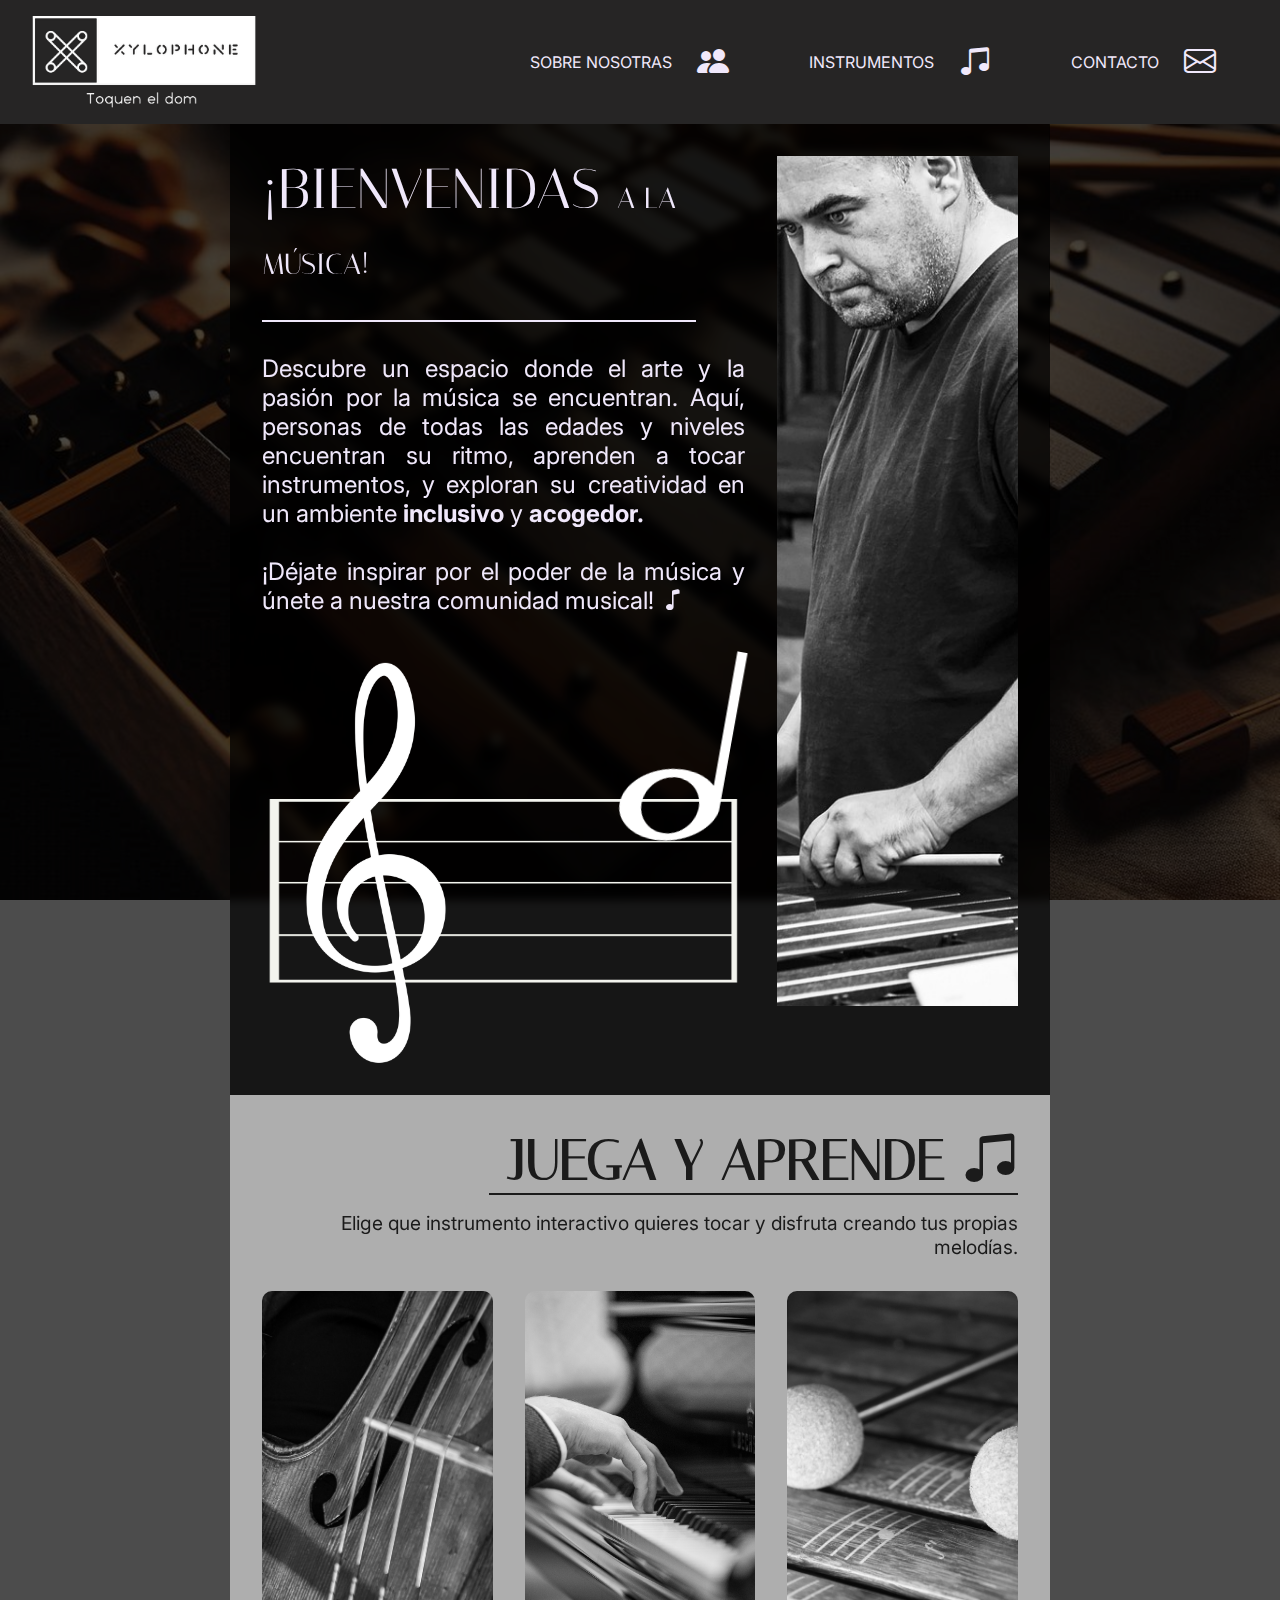
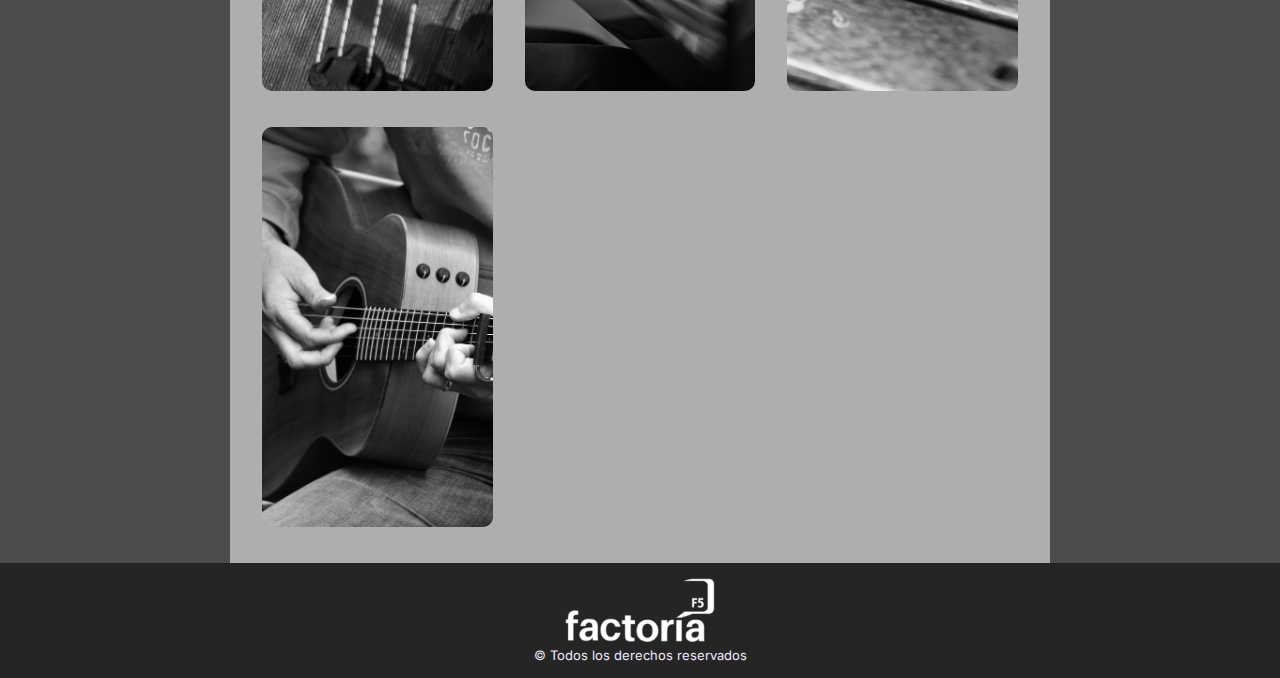
<file: index.html>
<!DOCTYPE html>
<html lang="es">
  <head>
    <meta charset="UTF-8" />
    <meta name="viewport" content="width=device-width, initial-scale=1.0" />
    <title>INICIO</title>
    <link rel="stylesheet" href="src/css/style.css" />
    <link rel="stylesheet" href="src/css/index.css">
    <link rel="preconnect" href="https://fonts.googleapis.com" />
    <link rel="preconnect" href="https://fonts.gstatic.com" crossorigin />
    <link href="https://fonts.googleapis.com/css2?family=Inter:ital,opsz,wght@0,14..32,100..900;1,14..32,100..900&family=Italiana&display=swap" rel="stylesheet">
    <link
      rel="stylesheet"
      href="https://cdn.jsdelivr.net/npm/bootstrap-icons@1.11.3/font/bootstrap-icons.min.css"
    />
    
  </head>
  <body>
    <header class="header">
      <img
        src="./public/img/logo_xylophone.png"
        class="logo-pagina header__logo"
      />
      <button class="header__button header__button--open-menu" id="open">
        <i class="bi bi-list" id="icon__open"></i>
      </button>
      <nav class="header__nav" id="nav">
        <button class="header__nav__button header__nav__button--close-menu" id="close">
          <i class="bi bi-x-lg" id="icon__close"></i>
        </button>
        <ul class="header__nav__list">
          <li class="header__nav__item">
            <a class="header__nav__link" href="pages/about-us.html">SOBRE NOSOTRAS <i class="bi bi-people-fill"></i></a>
          </li>
          <li class="header__nav__item">
            <a class="header__nav__link" href="#instruments" id="nav-instruments">INSTRUMENTOS<i class="bi bi-music-note-beamed"></i></a>
          </li>
          <li class="header__nav__item">
            <a class="header__nav__link" href="pages/contact.html">CONTACTO<i class="bi bi-envelope"></i></a>
          </li>
        </ul>
      </nav>
    </header>
    <!-- WELCOME SECTION - AMCA -->
    <section class="welcome">
      <article class="welcome__txt">
        <h1 class="welcome__txt__title">
            ¡Bienvenidas <span>a la música!</span>
        </h1>
        <div class="welcome__txt__line"></div>
        <p class="welcome__txt__description">Descubre un espacio donde el arte y la pasión por la música se encuentran. Aquí, personas de todas las edades y niveles encuentran su ritmo, aprenden a tocar instrumentos, y exploran su creatividad en un ambiente <strong>inclusivo</strong> y <strong>acogedor.</strong> 
            <br><br>
        ¡Déjate inspirar por el poder de la música y únete a nuestra comunidad musical! <i class="bi bi-music-note"></i></p>
        <!-- Animación con GSAP - AMCA -->
        <div class="welcome__txt__gsap" id="music-container">
            <img id="clave" src="./public/img/clave.png" alt="Clave de sol">
            <img id="note" src="./public/img/nota.png" alt="Nota blanca">
        </div>
      </article>
      <img class="welcome__musician" src="./public/img/musician-index.jpg" alt="Músico tocando xilófono">
    </section>
    <section class="instruments" id="instruments">
      <h1 class="instruments__title">Juega <span>y</span> aprende <i class="bi bi-music-note-beamed"></i></h1>
      <div class="instruments__line"></div>
      <p class="instruments__txt"> Elige que instrumento interactivo quieres tocar y disfruta creando tus propias melodías.</p>
      <nav class="instruments__nav">
        <a href="./pages/in-construction.html" class="instruments__nav__a"><img src="./public/img/cello-btn.jpg" alt="Botón violonchelo"></a>
        <a href="./pages/in-construction.html" class="instruments__nav__a"><img src="./public/img/piano_btn.jpg" alt="Botón piano"></a>
        <a href="./pages/instrument.html" class="instruments__nav__a"><img src="./public/img/xylophone-btn.jpg" alt="Botón xilófono"></a>
        <a href="./pages/in-construction.html" class="instruments__nav__a"><img src="./public/img/guitar-btn.jpg" alt="Botón guitarra"></a>
      </nav>
    </section>
    <script src="./src/js/nav-responsive.js"></script>
    <footer class="footer">
      <img src="./public/img/logo_f5_blanco.png" class="footer__logo" />
      <p class="footer__text">&copy; Todos los derechos reservados</p>
    </footer>
     <!-- Import GSAP -->
     <script src="https://cdnjs.cloudflare.com/ajax/libs/gsap/3.12.2/gsap.min.js"></script>
     <script src="./src/js/index.js"></script>
     <script src="src/js/carousel.js"></script>
  </body>
</html>
</file>
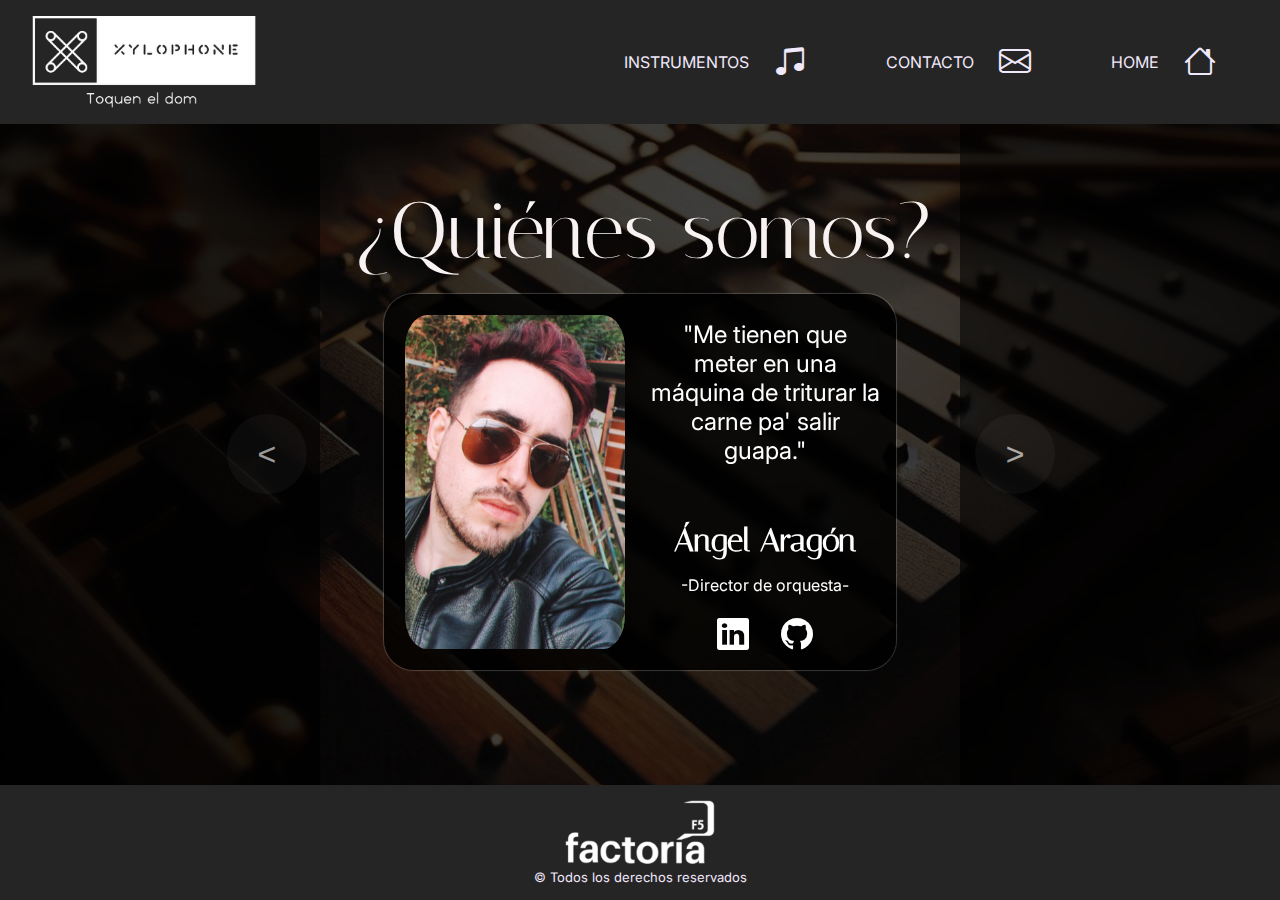
<file: pages/about-us.html>
<!DOCTYPE html>
<html lang="es">

<head>
    <meta charset="UTF-8">
    <meta name="viewport" content="width=device-width, initial-scale=1.0">
    <title>ABOUT US</title>
    <link rel="stylesheet" href="../src/css/about-us.css">
    <link rel="preconnect" href="https://fonts.googleapis.com">
    <link rel="preconnect" href="https://fonts.gstatic.com" crossorigin>
    <link
        href="https://fonts.googleapis.com/css2?family=Inter:ital,opsz,wght@0,14..32,100..900;1,14..32,100..900&family=Italiana&display=swap"
        rel="stylesheet">
    <link rel="stylesheet" href="https://cdn.jsdelivr.net/npm/bootstrap-icons@1.11.3/font/bootstrap-icons.min.css">
</head>

<body>
    <header class="header">
        <img src="../public/img/logo_xylophone.png" class="header__logo" />
        <button class="header__button header__button--open-menu" id="open"><i class="bi bi-list"
                id="icon__open"></i></button>
        <nav class="header__nav" id="nav">
            <button class="header__nav__button header__nav__button--close-menu" id="close"><i class="bi bi-x-lg"
                    id="icon__close"></i></button>
            <ul class="header__nav__list">
            <li class="header__nav__item"><a class="header__nav__link" href="../index.html#instruments">INSTRUMENTOS<i
                    class="bi bi-music-note-beamed"></i></a></li>
            <li class="header__nav__item"><a class="header__nav__link" href="contact.html">CONTACTO<i
                    class="bi bi-envelope"></i></a></li>
            <li class="header__nav__item"><a href="../index.html" class="header__nav__link">HOME<i
                    class="bi bi-house"></i></a></li>
            </ul>
        </nav>
    </header>

    <main class="content">
        <!---cortinilla izq------>
        <div class="content__curtain content__curtain--left">
            <!--------------boton izq--------->
            <button class="content__container__btn content__container__btn--left">&lt;</button>
        </div>

        <section class="content__container"><!------contenedor centro---------------->
            <h1 class="content__container__h1">¿Quiénes somos?</h1>
            <div class="content__container__div">
                <article class="content__container__div__article active">
                    <div class="content__container__div__article__div">
                        <div class="article__slider__item"><img class="slider__item__img active"
                                src="../public/img/Angelito.png" /></div>
                        <div class="slider__item__text">
                            <p class="slider__item__text--paragraph">"Me tienen que meter en una máquina de triturar la
                                carne pa' salir guapa."</p>
                            <h3>Ángel Aragón</h3>
                            <p class="slider__item__text--charge">-Director de orquesta-</p>
                            <div class="slider__item__text__networks">
                                <a href="https://www.linkedin.com/in/ángel-miguel-cubino-aragón-b66b9b18b/"><i
                                        class="bi bi-linkedin"></i></a><a href="https://github.com/Algol95/Algol95"><i
                                        class="bi bi-github"></i></a>
                            </div>
                        </div>
                    </div>
                </article>
                <article class="content__container__div__article">
                    <div class="content__container__div__article__div">
                        <div class="article__slider__item">
                            <img class="slider__item__img" src="../public/img/hema.png" />
                        </div>
                        <div class="slider__item__text">
                            <p class="slider__item__text--paragraph">"Can we fix it? Yes, we can! - Bob the Builder."
                            </p>
                            <h3>Hema Priya</h3>
                            <p class="slider__item__text--charge">-Vocalista-</p>
                            <div class="slider__item__text__networks">
                                <a href="https://www.linkedin.com/in/hemaps/"><i class="bi bi-linkedin"></i></a><a
                                    href="https://github.com/void-craft"><i class="bi bi-github"></i></a>
                            </div>
                        </div>
                    </div>
                </article>
                <article class="content__container__div__article">
                    <div class="content__container__div__article__div">
                        <div class="article__slider__item">
                            <img class="slider__item__img" src="../public/img/sergio.png" />
                        </div>
                        <div class="slider__item__text">
                            <p class="slider__item__text--paragraph">"Siempre que toco un Do suena un Fa.....what a
                                fuck...!!!"</p>
                            <h3>Sergio Jorquera</h3>
                            <p class="slider__item__text--charge">-Xilofonista-</p>
                            <div class="slider__item__text__networks">
                                <a href="https://www.linkedin.com/in/sergio-jorquera-gimeno-48472934a/"><i
                                        class="bi bi-linkedin"></i></a><a href="https://github.com/sergio-jorquera"><i
                                        class="bi bi-github"></i></a>
                            </div>
                        </div>
                    </div>
                </article>
                <article class="content__container__div__article">
                    <div class="content__container__div__article__div">
                        <div class="article__slider__item">
                            <img class="slider__item__img" src="../public/img/any.png" />
                        </div>
                        <div class="slider__item__text">
                            <p class="slider__item__text--paragraph">"Voy sin rumbo...pero disfrutando del camino! Qué
                                me quitén lo bailao!!"</p>
                            <h3>Ana Castro</h3>
                            <p class="slider__item__text--charge">-Teclista-</p>
                            <div class="slider__item__text__networks">
                                <a href="https://www.linkedin.com/in/ana-castro-a476b8346/"><i
                                        class="bi bi-linkedin"></i></a><a href="https://github.com/cuyssi"><i
                                        class="bi bi-github"></i></a>
                            </div>
                        </div>
                    </div>
                </article>
            </div> <!----------- contenedor carrusel-------------->
        </section>
        <!------cortinilla dech-------->
        <div class="content__curtain content__curtain--right">
            <!--------------boton der--------->
            <button class="content__container__btn content__container__btn--right">&gt;</button>
        </div>

    </main>
    <footer class="footer">
        <img src="../public/img/logo_f5_blanco.png" class="footer__logo">
        <p class="footer__text"> &copy; Todos los derechos reservados</p>
    </footer>
    <script src="../src/js/nav-responsive.js"></script>
    <script src="../src/js/carousel.js"></script>
</body>

</html>
</file>
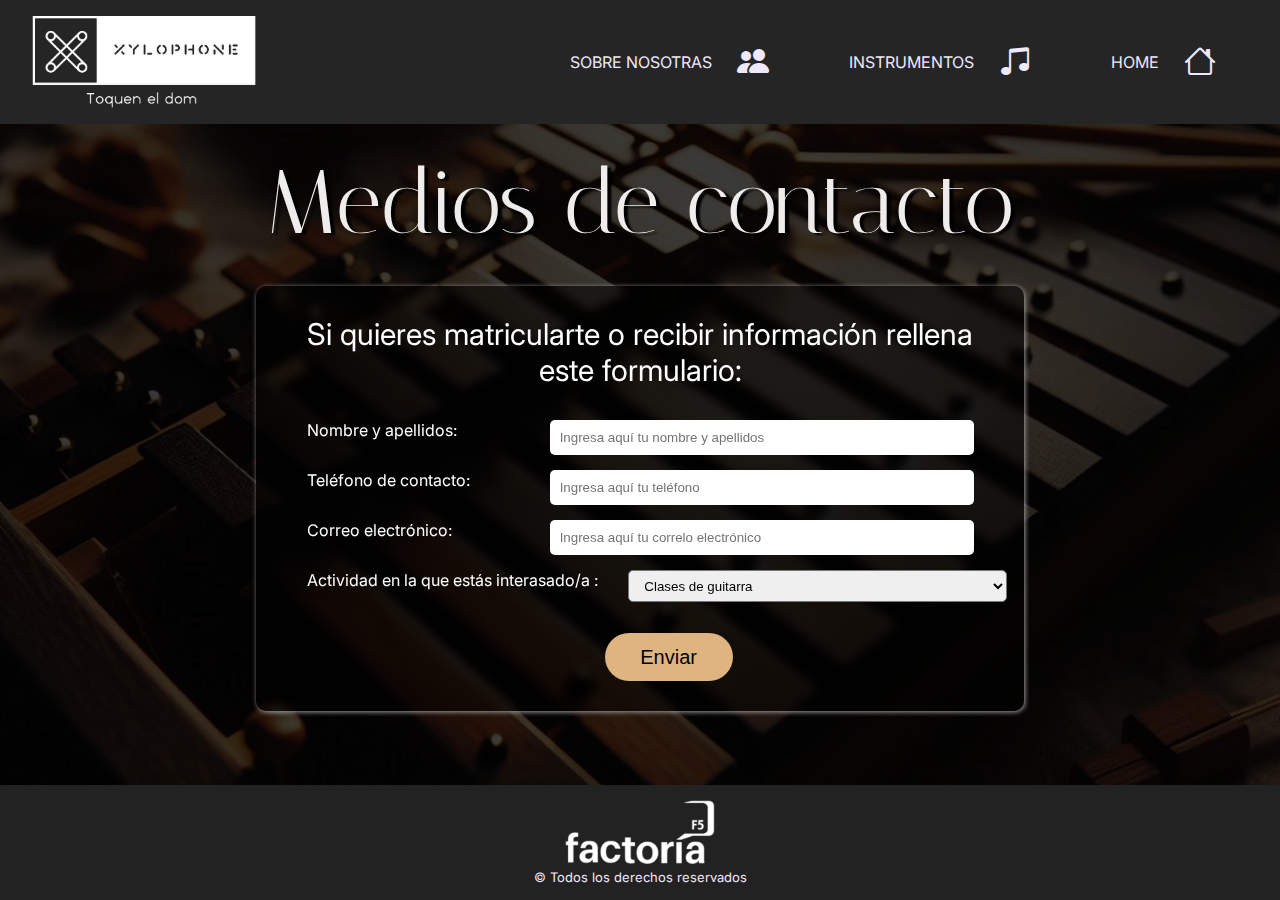
<file: pages/contact.html>
<!DOCTYPE html>
<html lang="es">
<head>
    <meta charset="UTF-8">
    <meta name="viewport" content="width=device-width, initial-scale=1.0">
    <title>CONTACTO</title>
    <link rel="stylesheet" href="../src/css/style.css">
    <link rel="stylesheet" href="../src/css/contact.css">
    <link rel="preconnect" href="https://fonts.googleapis.com">
    <link rel="preconnect" href="https://fonts.gstatic.com" crossorigin>
    <link href="https://fonts.googleapis.com/css2?family=Inter:ital,opsz,wght@0,14..32,100..900;1,14..32,100..900&family=Italiana&display=swap" rel="stylesheet">
    <link  rel="stylesheet" href="https://cdn.jsdelivr.net/npm/bootstrap-icons@1.11.3/font/bootstrap-icons.min.css">
    <script src="https://cdnjs.cloudflare.com/ajax/libs/gsap/3.11.1/gsap.min.js" defer></script>    
</head>
<body>
        <header class="header">
            <img src="../public/img/logo_xylophone.png" class="logo-pagina header__logo">
            <button class="header__button header__button--open-menu" id="open"><i class="bi bi-list" id="icon__open"></i></button>
            <nav class="header__nav"  id="nav">
                <button class="header__nav__button header__nav__button--close-menu" id="close"><i class="bi bi-x-lg" id="icon__close"></i></button>   
                    <ul class="header__nav__list">
                        <li class="header__nav__item"><a class="header__nav__link" href="about-us.html">SOBRE NOSOTRAS <i class="bi bi-people-fill"></i></a></li>
                        <li class="header__nav__item"><a class="header__nav__link" href="../index.html#instruments">INSTRUMENTOS<i class="bi bi-music-note-beamed"></i></a></li>
                        <li class="header__nav__item"><a href="../index.html" class="header__nav__link">HOME<i class="bi bi-house"></i></a></li>
                    </ul>
        </header>
        <main>
            <h1>Medios de contacto</h1>                          
            <section class="contact__form">                           
                <form id="contactForm">                   
                    <p class="contact__form__txt">Si quieres matricularte o recibir información rellena este formulario:</p>                    
                    <article class="form__group">
                        <label class="form__label" for="name">Nombre y apellidos:</label>
                        <input class="form__input form__input--nombre" id="name" placeholder="Ingresa aquí tu nombre y apellidos">
                    </article>
                    
                    <article class="form__group">
                        <label class="form__label" for="phone">Teléfono de contacto:</label>
                        <input class="form__input form__input--phone"  id="phone" placeholder="Ingresa aquí tu teléfono">
                    </article>
                
                    <article class="form__group">
                        <label class="form__label" for="mail">Correo electrónico:</label>
                        <input class="form__input form__input--email" id="mail" placeholder="Ingresa aquí tu correlo electrónico">
                    </article>
                
                    <article class="form__group">
                        <label class="form__label--select" for="actividad">Actividad en la que estás interasado/a :</label>
                        <select class="form__select" type="dropdown" id="actividad" name="actividad" required>
                            <option class="form__select__option" >&nbsp;&nbsp; Clases de guitarra</option>
                            <option  class="form__select__option">&nbsp;&nbsp; Clases de piano</option>
                            <option class="form__select__option">&nbsp;&nbsp; Clases de xilófono</option>
                            <option class="form__select__option">&nbsp;&nbsp; Lectura musical</option>
                        <!--select se utiliza para un menu de opciones desplegable, y las options son las opciones-->
                        </select>
                    </article>                    
                    <button type="button" class="form__button btn" id="btn">Enviar</button>                    
                </form>      
                <div class="alert" id="alertContainer"></div>          
            </section>
            <!--parte para que salga el mensaje en la pantalla de agradecimiento por el envio del formulario-->
            <section id="confirmationMessage" style="display: none;">
                <p>Formulario enviado. Nos pondremos en contacto contigo pronto. ¡Gracias!</p>
                <button id="closeMessageButton">Cerrar</button>
            </section>
        </main>            
        <footer class="footer">
            <img src="../public/img/logo_f5_blanco.png" class="footer__logo">
            <p class="footer__text"> &copy; Todos los derechos reservados</p>
            
        </footer>
        <script src="../src/js/nav-responsive.js"></script> 
        <script src="../src/js/contact.js" defer></script>          
</body>
</html>
</file>
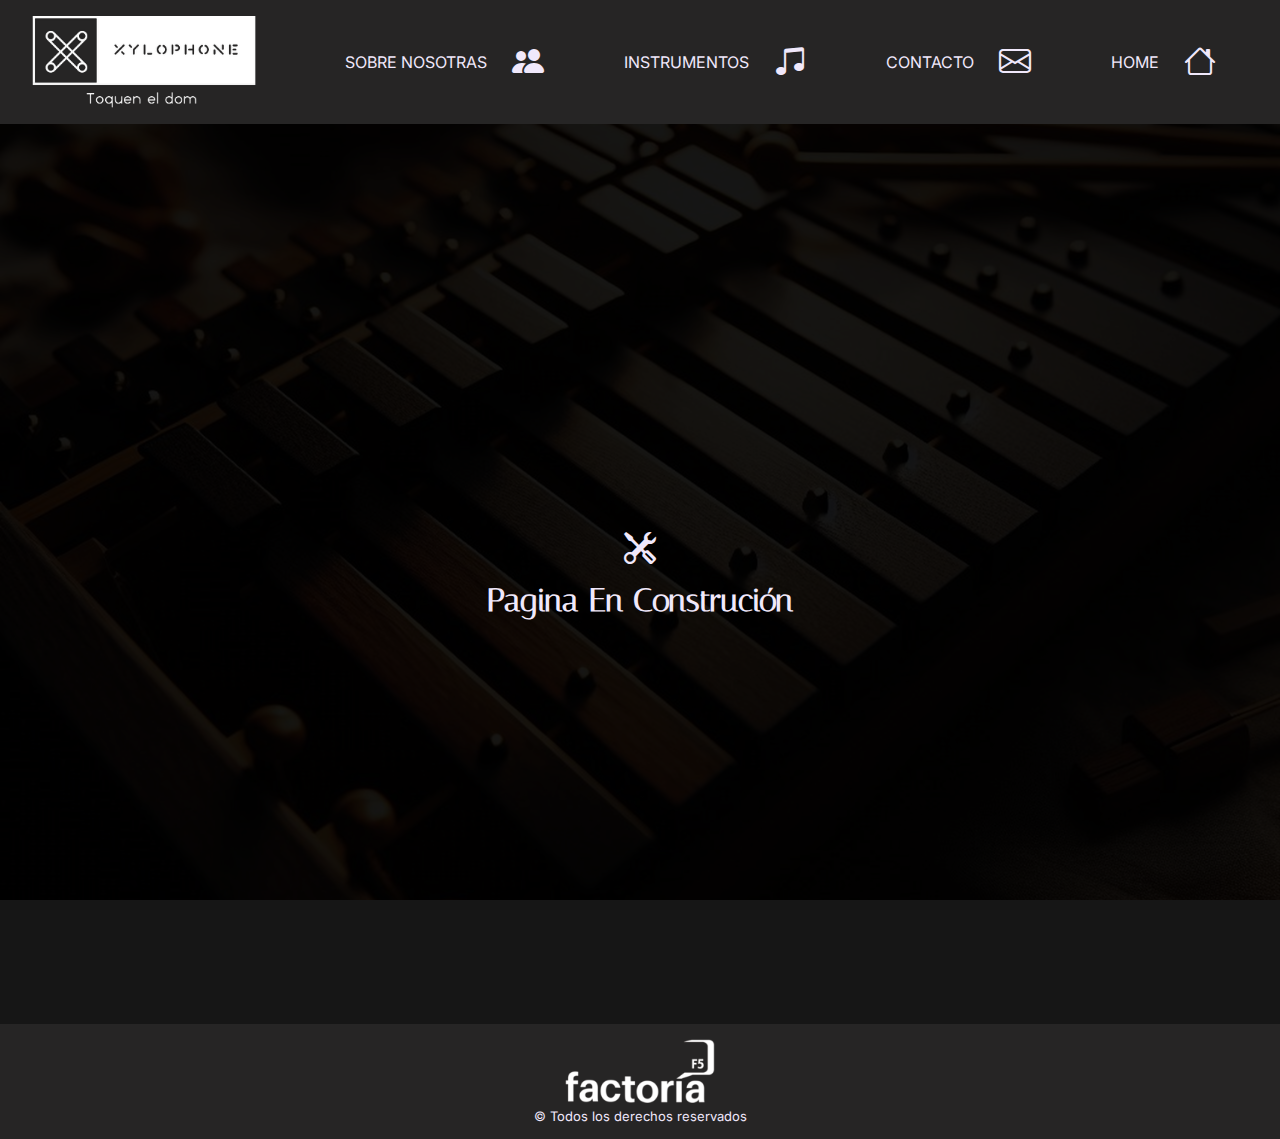
<file: pages/in-construction.html>
<!DOCTYPE html>
<html lang="es">

<head>
    <meta charset="UTF-8">
    <meta name="viewport" content="width=device-width, initial-scale=1.0">
    <title>Instrument</title>
    <link rel="stylesheet" href="../src/css/in-construction.css">
    <link rel="preconnect" href="https://fonts.googleapis.com">
    <link rel="preconnect" href="https://fonts.gstatic.com" crossorigin>
    <link rel="stylesheet"
        href="https://fonts.googleapis.com/css2?family=Inter:ital,opsz,wght@0,14..32,100..900;1,14..32,100..900&display=swap">
    <link rel="stylesheet"
        href="https://fonts.googleapis.com/css2?family=Inter:ital,opsz,wght@0,14..32,100..900;1,14..32,100..900&family=Italiana&display=swap">
    <link rel="stylesheet" href="https://cdn.jsdelivr.net/npm/bootstrap-icons@1.11.3/font/bootstrap-icons.min.css">
</head>

<body>
    <header class="header">
        <img src="../public/img/logo_xylophone.png" class="logo-pagina header__logo">
        <button class="header__button header__button--open-menu" id="open"><i class="bi bi-list"
                id="icon__open"></i></button>
        <nav class="header__nav" id="nav">
            <button class="header__nav__button header__nav__button--close-menu" id="close"><i class="bi bi-x-lg"
                    id="icon__close"></i></button>
            <ul class="header__nav__list">
                <li class="header__nav__item"><a class="header__nav__link" href="./about-us.html">SOBRE NOSOTRAS <i
                            class="bi bi-people-fill"></i></a></li>
                <li class="header__nav__item"><a class="header__nav__link" href="../index.html#instruments">INSTRUMENTOS<i
                            class="bi bi-music-note-beamed"></i></a></li>
                <li class="header__nav__item"><a class="header__nav__link" href="./contact.html">CONTACTO<i
                            class="bi bi-envelope"></i></a></li>
                <li class="header__nav__item"><a href="../index.html" class="header__nav__link">HOME<i class="bi bi-house"></i></a>
                </li>
            </ul>
    </header>
    <main>
        <div class="construction-icon">
            <i class="bi bi-tools"></i>
        </div>
        <h1 id="text__message">Pagina En Construción</h1>
    </main>
    <footer class="footer">
        <img src="../public/img/logo_f5_blanco.png" class="footer__logo">
        <p class="footer__text"> &copy; Todos los derechos reservados</p>

    </footer>
    <script src="../src/js/nav-responsive.js"></script> 
    <script src="../src/js/carousel.js"></script>
</body>

</html>
</file>
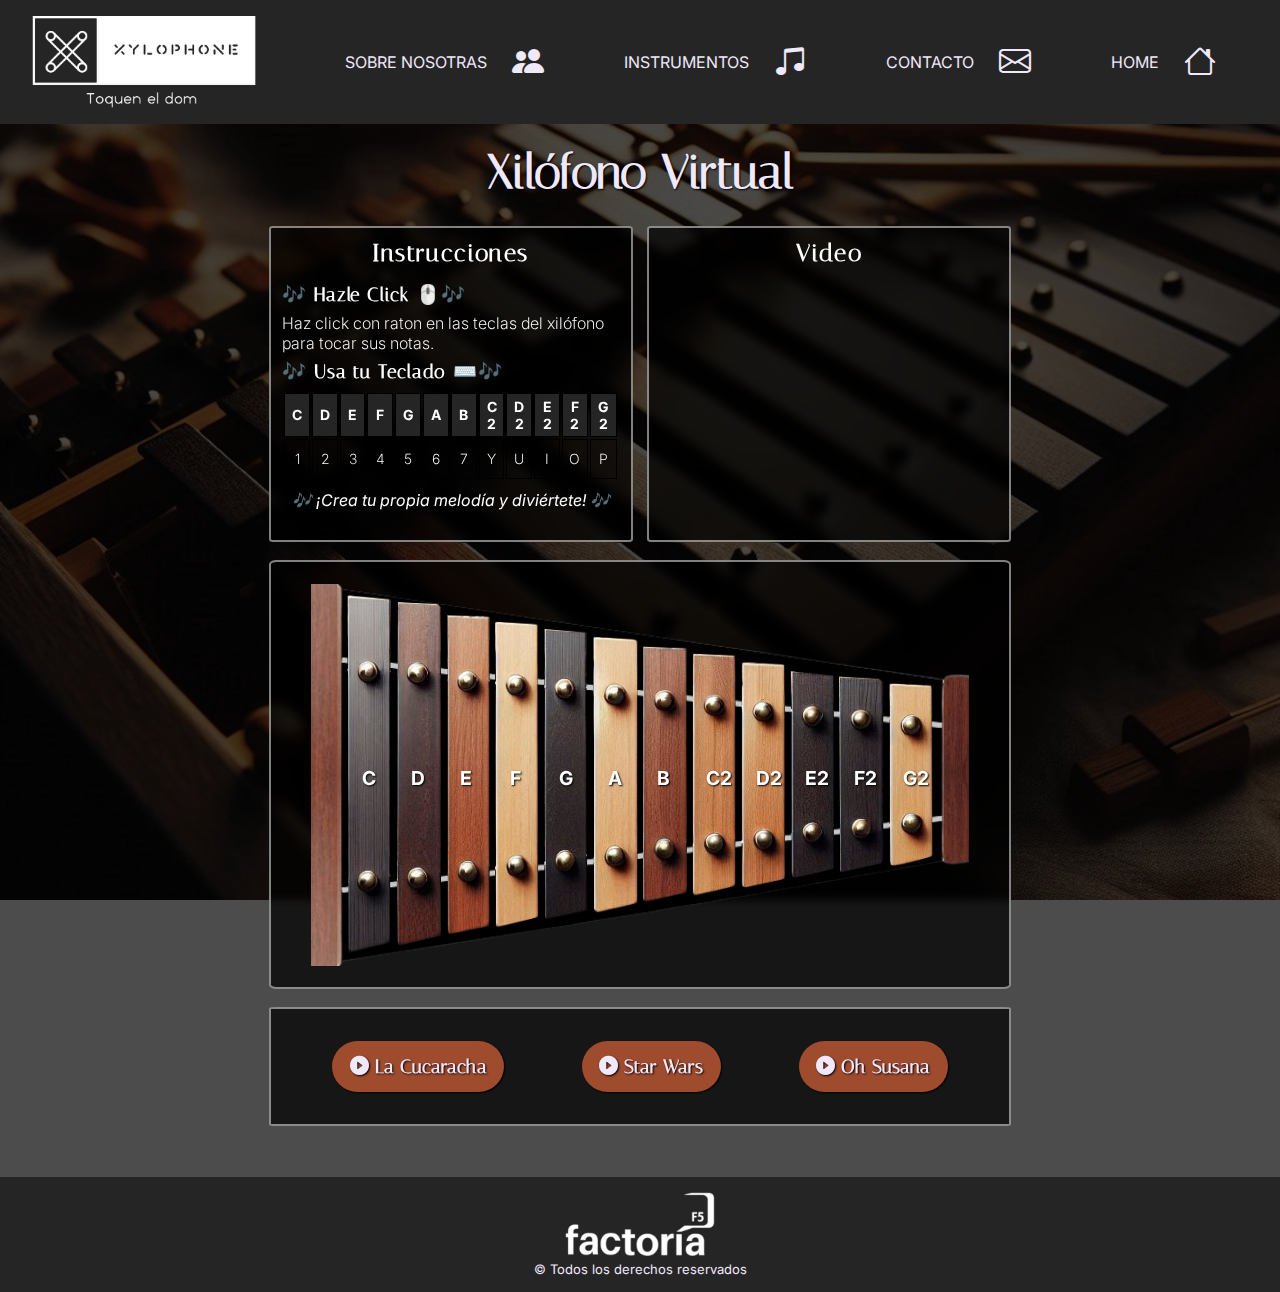
<file: pages/instrument.html>
<!DOCTYPE html>
<html lang="en">

<head>
    <meta charset="UTF-8">
    <meta name="viewport" content="width=device-width, initial-scale=1.0">
    <title>Instrument</title>
    <link rel="stylesheet" href="../src/css/instrument/instrument.css">
    <link rel="preconnect" href="https://fonts.googleapis.com">
    <link rel="preconnect" href="https://fonts.gstatic.com" crossorigin>
    <link rel="stylesheet"
        href="https://fonts.googleapis.com/css2?family=Inter:ital,opsz,wght@0,14..32,100..900;1,14..32,100..900&display=swap">
    <link rel="stylesheet"
        href="https://fonts.googleapis.com/css2?family=Inter:ital,opsz,wght@0,14..32,100..900;1,14..32,100..900&family=Italiana&display=swap">
    <link rel="stylesheet" href="https://cdn.jsdelivr.net/npm/bootstrap-icons@1.11.3/font/bootstrap-icons.min.css">
    <script defer src="../src/js/instrument.js"></script>
</head>

<body class="body">
    <header class="header">
        <img src="../public/img/logo_xylophone.png" class="logo-pagina header__logo">
        <button class="header__button header__button--open-menu" id="open"><i class="bi bi-list"
                id="icon__open"></i></button>
        <nav class="header__nav" id="nav">
            <button class="header__nav__button header__nav__button--close-menu" id="close"><i class="bi bi-x-lg"
                    id="icon__close"></i></button>
            <ul class="header__nav__list">
                <li class="header__nav__item"><a class="header__nav__link" href="./about-us.html">SOBRE NOSOTRAS <i
                            class="bi bi-people-fill"></i></a></li>
                <li class="header__nav__item">
                    <a class="header__nav__link" href="../index.html#instruments" id="nav-instruments">INSTRUMENTOS<i class="bi bi-music-note-beamed"></i></a>
                </li>
                <li class="header__nav__item"><a class="header__nav__link" href="./contact.html">CONTACTO<i
                            class="bi bi-envelope"></i></a></li>
                <li class="header__nav__item"><a href="../index.html" class="header__nav__link">HOME<i
                            class="bi bi-house"></i></a></li>
            </ul>
    </header>
    <div class="orientation-lock">
        <img class="orientation-lock__icon" src="../public/img/rotate_phone.png" alt="Rotate your screen">
        <p class="orientation-lock__text">Cambia la orientación para ver la pagina.</p>
    </div>
    <h1 class="body__page-title">Xilófono Virtual</h1>
    <main class="main">
        <!-- Left section - Instructions -->
        <section class="instructions">
            <h2 class="instructions__title">Instrucciones</h2>
            <dl class="instructions__list">
                <dt class="instructions__term"><strong>🎶 Hazle Click 🖱️🎶</strong></dt>
                <dd class="instructions__description">Haz click con raton en las teclas del xilófono para tocar sus
                    notas.</dd>
                <dt class="instructions__term"><strong>🎶 Usa tu Teclado ⌨️🎶</strong></dt>
                <dd class="instructions__description">
                    <table class="instructions__keyboard-mapping">
                        <tr class="instructions__keyboard-mapping-row">
                            <th>C</th>
                            <th>D</th>
                            <th>E</th>
                            <th>F</th>
                            <th>G</th>
                            <th>A</th>
                            <th>B</th>
                            <th>C2</th>
                            <th>D2</th>
                            <th>E2</th>
                            <th>F2</th>
                            <th>G2</th>
                        </tr>
                        <tr class="instructions__keyboard-mapping-row">
                            <td>1</td>
                            <td>2</td>
                            <td>3</td>
                            <td>4</td>
                            <td>5</td>
                            <td>6</td>
                            <td>7</td>
                            <td>Y</td>
                            <td>U</td>
                            <td>I</td>
                            <td>O</td>
                            <td>P</td>
                        </tr>
                    </table>
                </dd>
            </dl>
            <p class="instructions__footer">🎶 ¡Crea tu propia melodía y diviértete! 🎶</p>
        </section>

        <!-- Right section - YouTube Embedment Section -->
        <section class="youtube">
            <h2 class="youtube__title">Video</h2>
            <iframe src="https://www.youtube.com/embed/S3-8YTRJsbg" class="youtube__iframe" frameborder="0"
                allow="accelerometer; autoplay; encrypted-media; gyroscope; picture-in-picture" allowfullscreen>
        </iframe>
        </section>

        <!-- Second row - Xylophone -->
        <!-- Cambie el nombre de las teclas que se nos comimos una nota - AMCA-->
        <section class="xylophone">
            <img src="../public/img/xylophone/XyloBase.png" class="xylophone__base" alt="Xylophone Base">
            <div class="xylophone__keys">
                <div class="xylophone__key" data-key="C">
                    <img class="xylophone__key-image" src="../public/img/xylophone/KeyC.png" alt="C key">
                </div>
                <div class="xylophone__key" data-key="D">
                    <img class="xylophone__key-image" src="../public/img/xylophone/KeyD.png" alt="D key">
                </div>
                <div class="xylophone__key" data-key="E">
                    <img class="xylophone__key-image" src="../public/img/xylophone/KeyE.png" alt="E key">
                </div>
                <div class="xylophone__key" data-key="F">
                    <img class="xylophone__key-image" src="../public/img/xylophone/KeyF.png" alt="F key">
                </div>
                <div class="xylophone__key" data-key="G">
                    <img class="xylophone__key-image" src="../public/img/xylophone/KeyG.png" alt="G key">
                </div>
                <div class="xylophone__key" data-key="A">
                    <img class="xylophone__key-image" src="../public/img/xylophone/KeyA.png" alt="A key">
                </div>
                <div class="xylophone__key" data-key="B">
                    <img class="xylophone__key-image" src="../public/img/xylophone/KeyB.png" alt="B key">
                </div>
                <div class="xylophone__key" data-key="C2">
                    <img class="xylophone__key-image" src="../public/img/xylophone/KeyC2.png" alt="C2 key">
                </div>
                <div class="xylophone__key" data-key="D2">
                    <img class="xylophone__key-image" src="../public/img/xylophone/KeyD2.png" alt="D2 key">
                </div>
                <div class="xylophone__key" data-key="E2">
                    <img class="xylophone__key-image" src="../public/img/xylophone/KeyF2.png" alt="E2 key">
                </div>
                <div class="xylophone__key" data-key="F2">
                    <img class="xylophone__key-image" src="../public/img/xylophone/KeyG2.png" alt="F2 key">
                </div>
                <div class="xylophone__key" data-key="G2">
                    <img class="xylophone__key-image" src="../public/img/xylophone/KeyA2.png" alt="G2 key">
                </div>
            </div>
        </section>

        <!-- Ahora utilizan la misma función -->
        <!-- Third row - Music Button -->
        <section class="music">
            <button class="music__play-button" onclick="playMusic('laCucaracha')">
                <i class="bi bi-play-circle-fill"></i> La Cucaracha
            </button>
            <button class="music__play-button" onclick="playMusic('StarWars')">
                <i class="bi bi-play-circle-fill"></i> Star Wars
            </button>
            <button class="music__play-button" onclick="playMusic('OHSUSANA')">
                <i class="bi bi-play-circle-fill"></i> Oh Susana
            </button>
        </section>
    </main>
    <footer class="footer">
        <img src="../public/img/logo_f5_blanco.png" class="footer__logo">
        <p class="footer__text"> &copy; Todos los derechos reservados</p>
    </footer>
    <script src="../src/js/nav-responsive.js" defer></script>
</body>

</html>
</file>
<file: src/css/style.css>
:root {
    --background-image: url("../../public/img/xilo_resized.jpeg");
    --h1_h2_h3-font: "Italiana", serif;
    --body-font: "Inter", serif;
    --bg-header-footer: #262525;
    --txt-light: #f0e8fb;
}

@media only screen and  (max-width: 800px){
    :root {
        --background-image: url("../../public/img/violin.jpg");
    }
}

* {
    margin: 0;
    padding: 0;
    box-sizing: border-box ;          
}

html, body {
    overflow-x: hidden;
}

header {
    display: flex;
    align-items: center;
    justify-content: space-between;    
    background-color: var(--bg-header-footer);
}

h1, h2, h3 {
    font-family: var(--h1_h2_h3-font);
    font-weight: bolder;
    font-style: normal;
}

.header__nav__link i {
    padding-left: 5px;    
}

.header__logo {
    max-width: 14rem;
    margin-left: 2rem;
    margin-top: 1rem;
    margin-bottom: 1rem;
}

.header__nav__list {
       display: flex;
       list-style-type: none;
       margin-right: 4rem;
       gap: 3rem;       
}

.header__nav__link {
    text-decoration: none;
    color: var(--txt-light);
    gap: 20px;   
}

.header__nav  .bi {
    display: none;
}

.header__nav__item--home {
    display: block;        
}

.header__nav__item--home {
    display: none;        
}

.header__button--open-menu, .header__nav__button--close-menu {    
     display: none;    
     cursor: pointer;
}

body {
    background-color: rgba(0, 0, 0, .7); 
    background-image: var(--background-image);
    background-size: cover;
    background-position: center;
    background-attachment: fixed;
    font-family: var(--body-font);
    font-optical-sizing: auto;
    font-weight: 400;
    font-style: normal;
    display: flex;
    flex-direction: column;
    min-height: 100vh;
    background-blend-mode: darken;
    
}

/* Fized 2: Por la correción del overflow en x, ocasionado por header__nav en movil, esta parte ya no es necesaria
/* Fixed 1: Solución del bloqueo del scroll-en-y, y que cuando se abra el menu, dejar la pantala fija.
Sí Ana, es un condicional en css. - AMCA

body:has(.header__nav.visible){
   overflow: hidden;
}
*/

/* Al meter los iconos se bugea el nav y deja ser respondive,
esta MQ lo soluciona - AMCA */
@media screen and (min-width: 801px) and (max-width: 950px){
    .header__nav__list{
        gap: .1rem; 
    }

    /* !important es porque sino me cogía el font-size por defecto,
    no lo useais si no es ESTRICTAMENTE necesario,
    NO es buena práctica - AMCA*/
    .header__nav__link{
        font-size: .8rem !important;
    }
}

@media only screen and (min-width: 576px) and (max-width: 800px){

    :root {
        --background-image: url("../../public/img/violin.jpg");
    }

    .header__button--open-menu, .header__nav__button--close-menu {        
        display: block;              
    }

    .header__button--open-menu{
        margin-right: 2rem;
        margin-bottom: 1rem;          
        border: 0;  
        color: var(--txt-light);
        background-color: transparent;           
    }

    #icon__open {
        font-size: 3rem;
    }
   
    .header__nav__button--close-menu {
        margin-top: 10px;
        border: 0;
        color: var(--txt-light);
        background-color: transparent;
        font-size: 20px;
        
    }    

    #icon__close {
        margin-top: 2rem;        
        font-size: 2rem;
        margin-bottom: 2rem;
        margin-right: 3rem;
    }

    .header__nav {
        opacity: 0;
        display: flex;
        flex-direction: column;
        align-items: end;     
        position: fixed; /* Arregla problema scroll horizontal y se baja con el scroll-y - AMCA */
        top: 0;
        right: 0;       
        bottom: 0;
        background-color: var(--bg-header-footer);
        padding: 0,5rem;
        box-shadow:  0 0 0 100vmax rgba(0, 0, 0, .5);    
        transition: opacity 0.8s ease, visibility 0.8s ease, transform 0.8s ease;
        transform: translateX(110%);
        z-index: 10;  
    }
    
    .header__nav.visible {
        opacity: 1;
        transform: translateX(0); 
        
    }

    .header__nav__list {       
        margin-top: 20px;
        flex-direction: column;
        align-items: end;     
        gap: 5rem;   
        
    }        

    .header__nav__link {
        color: var(--txt-light);
        display: inline-flex;        
        align-items: center;
        margin-left: 2rem;
        font-size: 1rem;
    }   

    .header .bi {
        display: block;
        font-size:  2rem; 
    }

    .header__nav__item--home {
        display: block;        
    }
    
}

@media screen and (max-width: 575px) {    

    .header__button--open-menu, .header__nav__button--close-menu {        
        display: block;              
    }

    .header__button--open-menu{
        
        margin-right: 2rem;
        margin-bottom: 1rem;          
        border: 0;  
        color: var(--txt-light);
        background-color: transparent;   
        
    }

    #icon__open {
        font-size: 3rem;
    }
   
    .header__nav__button--close-menu {
        margin-top: 10px;
        border: 0;
        color: var(--txt-light);
        background-color: transparent;
    
        
    }    

    #icon__close {
        margin-top: 2rem;        
        font-size: 2rem;
        margin-bottom: 2rem;
        margin-right: 3rem;
    }

    .header__nav {
        opacity: 0;
        display: flex;
        flex-direction: column;
        align-items: end;        
        position: fixed;
        top: 0;
        right: 0;    
        bottom: 0;   
        height: auto;
        background-color: var(--bg-header-footer);
        padding: 0,5rem;
        box-shadow:  0 0 0 100vmax rgba(0, 0, 0, .5); 
        transition: opacity 0.8s ease, visibility 0.8s ease, transform 0.8s ease;
        transform: translateX(110%);
        visibility: hidden ;
        z-index: 10;    
    }
    
    
    .header__nav.visible {
        opacity: 1;
        visibility: visible;
        transform: translateX(0);
    }

    .header__nav__list {       
        margin-top: 20px;
        flex-direction: column;
        align-items: end;     
        gap: 4rem;  
    }    
        
}        

    .header__nav__link {
        color: var(--txt-light);

        display: inline-flex;        
        align-items: center;
        margin-left: 2rem;
        font-size: 1rem;
        
    }   

    .header .bi {
        display: block;
        font-size:  2rem; 
      
        
    }

    .header__nav__item--home {
        display: block;    
      
    }
    

.content{    
    height: 70vb;
}

footer{
    display: flex;
    flex-direction: column;
    align-items: center;
    justify-content: center;
    background-color: var(--bg-header-footer);
    color: var(--txt-light);
    padding: 15px;
    gap:5px;
    margin: auto;       
    bottom: 0;
    width: 100%;
    font-size: xx-small;
    margin-top: auto;
    margin: auto;
}

.footer__logo {
    width: 150px;
}
.footer__text {
    font-size: small;
    color:var(--txt-light);
}
</file>
<file: src/css/index.css>
/*
    Estilos generales y variables - AMCA 
*/
:root{
    --txt-dark: #1B1B1B;
    scroll-behavior: smooth;
}

body {
    color: var(--txt-light);
}

h1 {
    font-size: 3.5rem;
    font-weight: 100;
    text-transform: uppercase;
}

/* WELCOME SECTION - AMCA */

.welcome {
    margin: 0 18% 0 18%;
    background-color: rgba(0, 0, 0, .7);
    padding: 2rem;
    display: grid;
    grid-template-columns: 2fr 1fr;
    gap: 2rem;
    backdrop-filter: blur(5px);
}

.welcome__musician {
    max-width: 100%;
    height: 850px;
    object-fit: cover;
}

.welcome__txt__title span{
    font-size: 1.8rem;
}

.welcome__txt__line{
    border-top: 2px solid;
    border-top-color: var(--txt-light);
    width: 90%;
    margin-top: 2rem;
}

.welcome__txt__description{
    padding-top: 2rem;
    font-size: 1.5rem;
    text-align: justify;
    
}

/* GSAP ANIMATION - AMCA*/

.welcome__txt__gsap{
    padding-top: 3rem;
    max-height: 50%;
    max-width: 100%;
    display: flex;
    justify-content: space-around;
    gap: 8rem;
    background-image: url(../../public/img/partitura.png);
    background-size: contain;
    background-repeat: no-repeat;
    background-position: 50% 70%;

}

.welcome__txt__gsap img{
    max-width: 200px;
}

.welcome__txt__gsap :nth-child(2){
    transform: rotate(10deg);
    max-width: 100px;
    max-height: 200px;

}

/* INSTRUMENTS SECTION - AMCA */
.instruments{
    margin: 0 18% 0 18%;
    background-color: rgba(217,217, 217, .7);
    padding: 2rem;
    backdrop-filter: blur(5px);
}

.instruments__title {
    color: var(--txt-dark);
    text-align: end;
    font-weight: 600;
}

.instruments__line {
    border-top: 2px solid;
    border-top-color: var(--txt-dark);
    width: 70%;
    margin-left: auto;
}

.instruments__txt{
    color: var(--txt-dark);
    margin-top: 1rem;
    font-size: 1.2rem;
    text-align: end;
}

.instruments__nav{
    display: grid;
    grid-template-columns: repeat(auto-fit, minmax(170px, 1fr)); /* Me permite una grid responsiva chula chula - AMCA*/
    gap: 2rem;
    padding: 2rem 0 0 0;
}

.instruments__nav__a{
    cursor: pointer;
}

.instruments__nav__a img{
    width: 100%;
    height: 400px;
    transition: 0.5s;
    object-fit: cover;
    border-radius: 10px;
}

.instruments__nav :nth-child(1) img{
    object-position: 100%;
}

.instruments__nav__a img:hover {
    transform: scale(1.05); 
    box-shadow: 0 4px 15px rgba(0, 0, 0, 0.5);
  }

/* MEDIA QUERY - AMCA */
/* SCREEN L - AMCA*/
@media only screen and  (min-width: 1441px){
    .welcome__txt__gsap{
        padding-top: 3rem;
        display: flex;
        justify-content: center;
        gap: 15rem;
    }
}

/* SCREEN M - AMCA*/
@media only screen and  (max-width: 1100px){
    .welcome {
        margin: 0 10% 0 10%;
        grid-template-columns: 1fr 1fr;
    }

    .instruments {
        margin: 0 10% 0 10%;    
    }

    .welcome__txt__gsap{
        gap: 10rem;
    }

    .welcome__txt__gsap img{
        height: 300px;
    }
    
    .welcome__txt__gsap :nth-child(2){
        padding-top: 20px;
        transform: rotate(10deg);
        max-width: 60px;        max-height: 150px;
    }
    
}

/* TABLET SCREEN - AMCA */
@media only screen and (max-width: 800px){
    .welcome{
        display: block;
    }

    .welcome__musician{
        display: none;
    } 
}

/* MOVILE SCREEN - AMCA*/
@media only screen and (max-width: 575px){
    .welcome, .instruments{
        margin: 0;
    }

    .welcome__txt__title{
        font-size: 3rem;
    }

    .welcome_txt_gsap{
        justify-content: center;
    }

    .welcome__txt__gsap img{
        height: 150px;
    }
    
    .welcome__txt__gsap :nth-child(2){
        padding-top: 20px;
        transform: rotate(10deg);
        max-width: 40px;
        max-height: 100px;
    }
}
</file>
<file: src/css/about-us.css>
@import url(../css/style.css);

@media only screen and (max-width: 800px) {

    /*-------------cambio de background para tablet y pantallas pequeñas-------------*/
    :root {
        --background-image: url("../../public/img/violin.jpg");
    }
}

/* -------------------------- GENERAL -------------------------- */
* {
    margin: 0;
    padding: 0;
    box-sizing: border-box;
}

body {
    font-family: var(--body-font);
    font-optical-sizing: auto;
    font-weight: 400;
    font-style: normal;
    height: 100vh;
    display: flex;
    flex-direction: column;
}

/* -------------------------- CONTENT -------------------------- */
/*esta parte ajusta las posiciones de las cortinillas de los lados y de la base del carrusel.*/
.content {
    width: 100%;
    height: 100vh;
    display: grid;
    grid-template-columns: 1fr 2fr 1fr;
    grid-template-rows: 1fr;
    flex-grow: 1;
}

.content__curtain {
    width: 100%;
    height: 100%;
    background-color: black;
    opacity: 0.6;
    display: flex;
    align-items: center;
    padding-right: 1%;
    backdrop-filter: blur(5px);
}

.content__curtain--right {
    justify-self: start;
    justify-content: start;
}

.content__curtain--left {
    justify-self: end;
    justify-content: flex-end;
}

/* -------------------------- CARD -------------------------- */
.content__container {
    width: 100%;
    height: 100%;
    display: flex;
    flex-direction: column;
    align-items: center;
    background-color: rgba(15, 15, 15, 0.2);
}

.content__container__h1 {
    margin-top: 60px;
    margin-bottom: 1rem;
    width: 100%;
    height: fit-content;
    text-align: center;
    color: rgb(248, 242, 242);    
    font-weight: normal;    
}

h1 {
    font-size: 80px;
}

.content__container__div {
    width: 80%;
    height: auto;
    background-color: rgb(0, 0, 0, 0.8);
    display: flex;
    border-radius: 30px;
    padding: 1rem;
    overflow: auto;
    box-shadow: 0px 0px 1px 1px rgba(255, 255, 255, 0.2);
    margin-bottom: 2rem; /*Agrega separación con el footer - AMCA */
}

/*-------------------------------- CAROUSEL ------------------------------*/
.content__container__div__article {
    width: 100%;
    height: 100%;
    display: none;
    justify-content: center;
    align-items: center;
    border-radius: 20px;
    overflow: hidden;           
}

.content__container__div__article__div {
    gap: 20px;
    width: 100%;
    height: auto;
    display: grid;
    grid-template-columns: repeat(2, 1fr);
    grid-template-areas: "img text";
    place-items: center;
    border-radius: 20px;
    backdrop-filter: blur(5px);        
}

/* -------------------------- IMAGE DIVISION -------------------------- */
.article__slider__item {
    width: 100%;
    height: 100%;    
    display: flex;
    justify-content: center;     
    position: relative;   
    padding: 5px; 
}

.slider__item__img {
    width: 100%;
    height: 100%;
    object-fit: cover;
    border-radius: 10%;  
}

/* -------------------------- TEXT DIVISION -------------------------- */
.slider__item__text {
    width: 100%;
    height: 100%;
    display: flex;
    flex-direction: column;
    justify-content: center;
    gap: 1rem;
    text-align: center;
    opacity: 1;
}

h3 {
    color: white;
    font-size: 2rem;
    margin-top: 40px;    
}

.slider__item__text--paragraph {    
    margin-top: 10px;
    color: white;
    font-size: 1.5rem;
}

.slider__item__text--charge {       
    margin-bottom: 4px;
    color: white;

}

.content__container__div__article.active {
    display: block;
}

.slider__item__text i {
    color: white;
    padding-right: 1rem;
    padding-left: 1rem;
    font-size: 2rem;
    transition: 0.5s;    
}

.slider__item__text i:hover {
    font-size: 3rem;
    transition: 0.5s;
}

/*-------------------------------- BUTTONS --------------------------------------- */
.content__container__btn--left {
    background-color: rgb(15, 15, 15);
    color: white;
    border: 2px solid white;
    border-radius: 50%;
    width: 80px;
    height: 80px;
    font-size: 30px;
    text-align: center;
    margin-right: 10px;
}

.content__container__btn--right {
    background-color: rgb(15, 15, 15);
    color: white;
    border: 2px solid white;
    border-radius: 50%;
    width: 80px;
    height: 80px;
    font-size: 30px;
    text-align: center;
    margin-left: 15px;
}

.content__container__btn {
    border: none;
    font-size: 2rem;
    padding: 10px 20px;
    border-radius: 50%;
    cursor: pointer;
    transition: all 0.2s ease-in-out;
}

.content__container__btn:hover {
    background-color: rgba(255, 255, 255, 0.3);
    transform: scale(1.1);
    box-shadow: 0 0 10px rgba(255, 255, 255, 0.2);
}

.content__container__btn:active {
    transform: scale(0.9);
    opacity: 0.8;
}

/* -------------------------- FOOTER -------------------------- */
footer {
    margin: auto;
}

/* -------------------------- MEDIA QUERY -------------------------- */
@media screen and (min-width: 901px) and  (max-width: 1200px) {
    h1 {
        font-size: 60px;
    }
}


@media only screen and (min-width: 591px) and (max-width: 900px) {
    :root {
        --background-image: url("../../public/img/violin.jpg");
    }

    * {
        margin: 0;
        padding: 0;
        box-sizing: border-box;
    }

    body {
        display: grid;
        grid-template-columns: 1fr;
        grid-template-rows: repeat(3, 1fr);
        grid-template-areas:
            "header"
            "content"
            "footer";
    }

    .content__container__h1 {
        margin-top: 10%;
        width: 100%;
        height: 10%;               
    }        

    h1 {
        font-size: 50px;
    }

    .header__nav {
        z-index: 2000;
    }

    .header__nav .bi {
        display: block;
    }

    /*esta parte ajusta las posiciones de las cortinillas de los lados y de la base del carrusel.*/
    main {
        height: 100vh;
    }

    .content {
        grid-area: content;
        height: 100%;
        display: grid;
        grid-template-columns: 1fr 4fr 1fr;
        grid-template-rows: 1fr;
    }

    .content__curtain {
        width: 100%;
        background-color: black;
        opacity: 0.6;
        display: flex;
        align-items: center;
        padding-right: 15px;
        height: auto;
        backdrop-filter: blur(5px);
    }

    .content__container {
        width: 100%;
        height: 80vh;
        display: flex;
        flex-direction: column;
        align-items: center;
        background-color: rgba(15, 15, 15, 0.2);
    }

    .content__container__div {
        width: 70%;
        height: auto;
        display: flex;
        flex-direction: column;
        margin-bottom: 5%;
        margin-top: 5%;
    } 

    .content__container__div__article {
        width: 100%;
        height: auto;
        display: none;
        align-items: center;
        justify-content: center;
    }

    .article__slider__item {
        margin-left: 0%;        
        width: fit-content;
        height: fit-content;
        border-radius: 50%;
    }

    .content__container__div__article__div {
                display: flex;
        flex-direction: column;
    }

    .slider__item__img {
        width: 200px;
        height: 200px;
        border-radius: 50%;
    }    

    .slider__item__text {
        height: auto;        
    }

    h3 {
        margin-top: 2rem;
    }

    .slider__item__text--paragraph {        
        color: white;
        font-size: 1.5rem;
    }

    .content__container__btn--left {
         margin-right: 0px;
    }
}

/* -------------------------- SMALL SCREEN -------------------------- */
@media only screen and (max-width: 590px) {

    body {
        /* background: none; */
        /* evita conflictos con el fondo de body */
        min-height: 200vh;
        /* asegura que haya suficiente espacio para el scroll */
    }

    .header__nav {
        z-index: 2000;
    }

    .header__nav .bi {
        display: block;
    }

    /* Ocultar elementos del carrusel */
    .content__curtain,
    .content__container__btn--left,
    .content__container__btn--right {
        display: none;
    }

    /* Ajustar estructura principal */
    .content {
        display: block;
        height: auto;
        padding: 20px;
        padding-bottom: 50px;
    }

    .content__container {
        width: 100%;
        height: 80%;
    }

    .content__container__h1 {
        margin-top: 20px;
        font-size: 45px;
        margin-bottom: 20px;
    }

    .content__container__div {
        width: 100%;
        height: auto;
        display: flex;
        flex-direction: column;
        background: transparent;
        overflow: visible;
        border-radius: 0;
        align-items: center;
        box-shadow: none;
    }

    /* modificar slider para mostrar todas las cards */
    .content__container__div__article {
        display: block;
        width: 90%;
        height: auto;
        margin-bottom: 20px;
        padding: 0 15px;
        background: rgba(0, 0, 0, 0.8);
        border-radius: 15px;
        border: 0.5px solid rgb(78, 76, 76);
    }

    .content__container__div__article__div {
        display: flex;
        flex-direction: column;
        padding: 15px;
        backdrop-filter: blur(5px);
    }

    .article__slider__item {
        width: 200px;
        height: 200px;
    }

    .slider__item__img {
        width: 200px;
        height: 200px;
        border-radius: 50%;
    }

    .slider__item__text {        
        display: flex;
        flex-direction: column;
        text-align: center;
    }

    h3 {
        margin-top: 1rem;
        color: white;
        font-size: 1.5rem;
    }

    .slider__item__text--paragraph {
        margin-top: .5rem;
        color: white;
        font-size: 1rem;
    }

    .slider__item__text--charge {
        margin-top: -1rem;
        color: white;
        margin-bottom: 0.5rem;
    }

    .slider__item__text i {
        display: inline-block;
    }

    .footer__logo {
        width: 20%;
        height: auto;
    }
}
</file>
<file: src/css/in-construction.css>
@import url(./style.css);

h1 {
    color: var(--txt-light);
}

main {
    background-color: rgba(0, 0, 0, 0.7);
    min-height: 100vh;
    display: flex;
    justify-content: center;
    align-items: center;
    flex-direction: column;
    text-align: center;
}

.construction-icon {
    font-size: xx-large;
    text-align: center;
    margin-bottom: 1%;
    color: var(--txt-light);
}

/* --------------- SMALL SCREEN --------------- */
@media (max-width: 600px) {
    main {
        min-height: 90vh;
    }

    h1 {
        font-size: medium;
    }

    .construction-icon {
    font-size: larger;
    margin-bottom: 4%;
}
}
</file>
<file: src/css/instrument/instrument.css>
@import url(../style.css);
/* ------------------- VARIABLES ------------------- */
/* ------------------- HEADER & FOOTER ------------------- */
header {
  width: 100%;
}

footer {
  margin-top: 2%;
}

/* ------------------- BODY ------------------- */
.body {
  align-items: center;
}
.body__page-title {
  margin-top: 1.5%;
  color: var(--txt-light);
  text-shadow: 1px 1px 2px black;
  font-size: 3rem;
  z-index: 2;
}

/* ------------------- MAIN ------------------- */
main {
  display: grid;
  grid-template-areas: "instructions youtube-embed" "xylophone xylophone" "music music";
  grid-template-columns: 1fr 1fr;
  grid-template-rows: auto auto auto;
  gap: 2%;
  background-size: contain;
  box-sizing: border-box;
  width: 58%;
  min-height: 100vh;
  margin: 2%;
}

/* ------------------- SECTIONS SETTINGS ------------------- */
section {
  border: 2px solid rgba(255, 255, 255, 0.5);
  border-radius: 1%;
  padding: 3%;
  background-color: rgba(0, 0, 0, 0.7);
  color: white;
  align-items: center;
  justify-content: center;
  box-sizing: border-box;
  backdrop-filter: blur(5px);
}

.instructions__title,
.youtube__title {
  text-align: center;
  margin: 0 0 1rem 0;
  font-size: 1.5rem;
  letter-spacing: 0.1rem;
}

/* ------------------- INSTRUCTION ------------------- */
.instructions {
  grid-area: instructions;
  text-align: left;
}
.instructions__term {
  font-size: larger;
  font-family: var(--h1_h2_h3-font);
  letter-spacing: 0.06rem;
}
.instructions__description {
  font-weight: 250;
  font-style: normal;
  padding: 0.2%;
  font-family: var(--body-font);
}
.instructions__term, .instructions__description {
  margin-bottom: 2%;
}
.instructions__footer {
  padding-top: 0.5%;
  justify-self: center;
  font-style: italic;
  font-family: var(--body-font);
}
.instructions__keyboard-mapping-row {
  width: auto;
  border-collapse: collapse;
  margin: 10px auto;
  font-size: 14px;
  table-layout: fixed;
}
.instructions__keyboard-mapping-row th,
.instructions__keyboard-mapping-row td {
  width: 40px;
  height: 40px;
  padding: 4px;
  text-align: center;
  border: 1px solid #000;
  word-break: break-word;
}
.instructions__keyboard-mapping-row th {
  background-color: var(--bg-header-footer);
  font-weight: bold;
}

/* ------------------- YOUTUBE ------------------- */
.youtube {
  grid-area: youtube-embed;
  display: flex;
  flex-direction: column;
  justify-content: center;
  align-items: center;
}
.youtube__iframe {
  width: 90%;
  height: 100%;
  box-sizing: border-box;
}

/* ------------------- MUSIC ------------------- */
.music {
  grid-area: music;
  display: flex;
  align-items: center;
  justify-content: space-around;
  height: auto;
}
.music__play-button {
  box-shadow: 1px 1px 2px black;
  background-color: #9F4B2E;
  color: var(--txt-light);
  padding: 2% 2.5%;
  cursor: pointer;
  font-size: 1.2rem;
  font-weight: bold;
  font-family: var(--h1_h2_h3-font);
  text-shadow: 1px 1px 2px black;
  border-radius: 30px;
  border: none;
  transition: transform 0.2s ease, filter 0.2s ease;
  /*Applies hover when the button is not disabled. - AMCA*/
  /*&:hover <= Original - AMCA*/
  /* I add the disabled function to add styles to the disabled button while a song is playing. - AMCA*/
}
.music__play-button:not(:disabled):hover {
  transform: scale(1.05);
  filter: brightness(1.2);
}
.music__play-button:active {
  box-shadow: 0 4px 6px rgba(0, 0, 0, 0.2);
  background-color: var(--bg-header-footer);
  color: #DEB581;
  transform: scale(0.9);
}
.music__play-button__icon {
  font-size: 1.5rem;
  padding-right: 8px;
}
.music__play-button:disabled {
  background-color: var(--bg-header-footer);
  color: #747474;
}

/* ------------------- XYLOPHONE ------------------- */
.xylophone {
  grid-area: xylophone;
  display: flex;
  justify-content: center;
  align-items: center;
  padding: 1.5%;
  position: relative;
  height: 100%;
  width: 100%;
  object-fit: cover;
  margin-bottom: 2%;
}
.xylophone__base {
  position: relative;
  z-index: 2;
  width: 92%;
  height: 95%;
  object-fit: fill;
  box-sizing: border-box;
}
.xylophone__keys {
  z-index: 3;
  position: absolute;
  width: 80%;
  height: 100%;
  display: flex;
  justify-content: center;
  align-items: center;
  pointer-events: auto;
  object-fit: fill;
}
.xylophone__key {
  width: 100%;
  height: 100%;
  position: relative;
  user-select: none;
  object-fit: fill;
  display: flex;
  justify-content: center;
  align-items: center;
  transition: transform 0.2s ease, background-color 0.3s ease;
  cursor: pointer;
}
.xylophone__key.vibrating .xylophone__key-image {
  animation: vibration 0.2s ease-in-out 2, dimKey 0.2s ease-in-out 2 0.1s;
  animation-fill-mode: forwards;
}
.xylophone__key-image {
  object-fit: contain;
  width: 90%;
  height: 92%;
  transition: transform 0.2s ease, filter 0.2s ease;
}
.xylophone__key-image:hover {
  transform: scale(1.05);
  filter: brightness(1.2);
}
.xylophone__key::before {
  content: attr(data-key);
  position: absolute;
  top: 48%;
  left: 35%;
  color: white;
  font-family: var(--body-font);
  font-size: 1.2rem;
  font-weight: bold;
  text-shadow: 1px 1px 2px black;
  pointer-events: none;
  z-index: 2;
}

/* ------------------- POPUP FOR ORIENTATION ------------------- */
.orientation-lock {
  position: fixed;
  top: 0;
  left: 0;
  width: 100%;
  height: 100%;
  background: rgba(0, 0, 0, 0.99);
  color: var(--txt-light);
  font-size: 1.5rem;
  display: flex;
  flex-direction: column;
  justify-content: center;
  align-items: center;
  text-align: center;
  padding: 5%;
  z-index: 9;
  overflow: hidden;
  opacity: 0;
  animation: fadeIn 0.8s ease-out forwards;
}
.orientation-lock__text {
  text-shadow: 0 0 5px rgba(255, 255, 255, 0.5), 0 0 10px rgba(255, 255, 255, 0.3);
  animation: glow 1.5s infinite alternate ease-in-out;
}
.orientation-lock__icon {
  width: 20%;
  height: auto;
  animation: rotate 2s infinite linear;
}

body.popup-active main {
  filter: blur(5px);
}
body.popup-active .xylophone__key {
  pointer-events: none;
}

/* ------------------- KEYFRAMES ------------------- */
@keyframes vibration {
  0% {
    transform: translate(1px, 1px);
  }
  25% {
    transform: translate(-1px, -1px);
  }
  50% {
    transform: translate(1px, -1px);
  }
  75% {
    transform: translate(-1px, 1px);
  }
  100% {
    transform: translate(0, 0);
  }
}
@keyframes dimKey {
  0% {
    filter: brightness(0.5);
  }
  25% {
    filter: brightness(0.5);
  }
  50% {
    filter: brightness(0.5);
  }
  75% {
    filter: brightness(0.5);
  }
  100% {
    filter: brightness(0.5);
  }
}
@keyframes fadeIn {
  from {
    opacity: 0;
  }
  to {
    opacity: 1;
  }
}
@keyframes rotate {
  0%, 100% {
    transform: rotate(0deg);
  }
  50% {
    transform: rotate(90deg);
  }
}
@keyframes fadeIn {
  from {
    opacity: 0;
    transform: scale(0.95);
  }
  to {
    opacity: 1;
    transform: scale(1);
  }
}
@keyframes glow {
  0% {
    text-shadow: 0 0 5px rgba(255, 255, 255, 0.5);
  }
  100% {
    text-shadow: 0 0 10px rgba(255, 255, 255, 0.8);
  }
}
/* ------------------- RESPONSIVE STYLES - SMALL SCREENS - LANDSCAPE MODE ------------------- */
@media (orientation: landscape) and (max-width: 900px) {
  main {
    display: flex;
    flex-direction: column;
    padding: 0 2%;
    width: 100%;
    box-sizing: border-box;
  }
  .section__xylophone,
  .instructions,
  .youtube {
    margin-bottom: 2%;
  }
  .xylophone__base {
    width: 92%;
  }
  .xylophone__keys {
    max-width: 90%;
  }
  .section {
    width: 100%;
    height: auto;
  }
  .page-heading {
    font-size: 3rem;
  }
  .section__title {
    padding: 0;
    margin: 0;
    margin-bottom: 2%;
  }
  .instructions {
    align-items: flex-start;
    width: 100%;
    height: 100%;
    padding-top: 2%;
  }
  .youtube {
    width: 100%;
    display: flex;
    flex: 1;
    padding-bottom: 4%;
    padding-top: 2%;
  }
  .youtube iframe {
    width: 70%;
    aspect-ratio: 4/3;
  }
  .play-music-button {
    font-size: 1rem;
  }
  .music {
    padding: 3%;
  }
  .play-music-button {
    padding: 1.5% 4%;
    font-size: 1rem;
    height: auto;
  }
  footer {
    margin-top: 0;
  }
}
/* ------------------- END OF CODE ------------------- */

/*# sourceMappingURL=instrument.css.map */
</file>
<file: src/css/contact.css>
/*---------------------------variables para el contenedor de la alerta sacadas de bootstrap-AC--------------------------------*/
:root {
    --alert-color: #fff;
    --alert-bg: #dc3545;
    --alert-border-color: #a71d2a;
    --alert-link-color: #9e1b27;
}

/* clase base para la alerta */
.alert {
    display: none;
    margin-top: 2rem;
    width: 80%;
    margin-right: auto;
    margin-left: auto;
    padding: 1rem;
    border: 1px solid var(--alert-border-color);
    background-color: var(--alert-bg);
    color: var(--alert-color);
    border-radius: 5px;
    text-align: center;
    gap: 1rem;
    z-index: 5000;
}

/* estilo de la alerta*/
.alert a {
    color: var(--alert-link-color);
    text-decoration: underline;
}
/*estilo de la alerta*/
.alert  {    
    padding-top: 10px;
}

.bi {
    display: inline-flex;
    font-size: 1.2rem;
}

/*------------------------------------------estilo base web-AC-------------------------------------------------*/
main {
    width: 100%;
    flex-grow: 1;
    background: rgba(0, 0, 0, 0.2);
}

footer {
    display: flex;
    flex-direction: column;
    align-items: center;
    justify-content: center;
    background-color: #222222;
    color: white;
    padding: 15px;
    gap: 5px;
    margin: auto;
    width: 100%;
    font-size: xx-small;
    position: relative;
    bottom: 0;
}

h1 {
    margin-top: 2%;
    text-shadow: 4px 2px 2px black;
    font-size: 90px;
    font-weight: normal;
    color: rgb(239, 236, 236);
    text-align: center;
}

/*------------------------------------------estilo formulario-AC-----------------------------------------------*/
.contact__form__txt {
    margin-bottom: 2rem;
    text-align: center;
    color: white;    
    font-size: 30px;
}

.contact__form {
    padding: 30px;
    background: rgba(0, 0, 0, 0.5);
    width: 60%;
    margin: 30px auto;
    border-radius: 10px;
    opacity: 1;
    transform: translateY(0);
    transition: opacity 0.5s ease, transform 0.5s ease;
    backdrop-filter: blur(5px);
    box-shadow: 1px 1px 5px rgb(165, 161, 161);
    /* border: 0.5px solid rgb(78, 76, 76); */
}

.form__group {
    display: flex;
    align-items: start;
    width: 100%;
    justify-content: flex-start;
    gap: 30px;
    margin-left: 3%;
    margin-bottom: 15px;
}

.form__label {
    width: 30%;
    text-align: left;
    color: white;
}

.form__input {
    width: 60%;
    padding: 10px;
    border: none;
    border-radius: 5px;
}

.form__label--select {
    color: white;
}

.form__select {
    width: 53.5%;
    height: 2rem;
    border-radius: 5px;
}

/*---------------------variable btn para aplicar al código-AC---------------------------------*/
.btn {
    font-size: 20px;
    margin-left: 45%;
    width: 8rem;
    height: 3rem;
    padding: 0.4rem;
    margin-top: 1rem;
    background-color: #DEB581;
    cursor: pointer;
    border-radius: 30px;
    color: black;
    border: none;
    transition: all 0.3s ease; 
    
  }  
   
  /* efecto al hacer clic */
  .btn:active {
    background-color: #43331e; 
    box-shadow: 0 3px 6px rgba(0, 0, 0, 0.7); 
    transform: translateY(0); 
    color :white;
  }
/*---------------------------------------------------------------------------------------------------*/

/*------------------------estilo para ventana de agradecimiento, una vez enviado el form- AC----------------------*/
#confirmationMessage {
    position: fixed;
    top: 50%;
    left: 50%;
    transform: translate(-50%, -50%);
    background-color: rgba(0, 0, 0, 0.7);
    color: white;
    padding: 20px 40px;
    font-size: 24px;
    border-radius: 10px;
    text-align: center;
    z-index: 9999;
    opacity: 0;
    transition: opacity 0.5s ease;
    display: none;
}

#confirmationMessage button {
    margin-top: 20px;
    padding: 10px 20px;
    background-color: rgba(255, 0, 0, 0.7);
    color: white;
    border: none;
    cursor: pointer;
    border-radius: 5px;
}

/*------------------------------------query media para pantallas grandes-AC-------------------------------------------*/
@media only screen and (min-width: 1441px) and (max-width: 3000px) {
    h1 {
        font-size: 80px;
        margin-top: 5%;
    }

    .contact__form {
        width: 55%;
    }

    .form__group {
        gap: 25px;
    }

    .form__label {
        width: 30%;
        font-size: 25px;
    }

    .form__label--select {
        margin-top: 0.5rem;
        color: white;
        width: 50%;
        font-size: 25px;
    }

    .form__select {
        width: 45%;
        height: 2rem;
        border-radius: 5px;
    }

    .form__input {
        width: 65%;
    }

    .alert {
        margin-left: 9rem
    }
}

/*----------------------------------------------------query media para tablets-AC------------------------------------*/
@media only screen and (min-width: 651px) and (max-width: 899px) {
  
    h1 {
        margin-top: 15%;
        font-size: 70px;
    }

    .contact__form {
        width: 80%;
    }

    .form__group {
        gap: 20px;
    }

    .form__label {
        width: 30%;
    }

    .form__label--select {
        color: white;
        width: 50%;
        height: 2rem;
    }

    .form__select {
        width: 45%;
        border-radius: 5px;
    }

    .form__input {
        width: 65%;
    }

    .form__button {
        margin-left: 41%;
    }

    .alert {        
       width: 100%;       
    }
}

/*----------------------------------------------------query media para moviles-AC------------------------------------------------*/
@media (max-width: 650px) {
    h1 {
        font-size: 43px;
    }

    .contact__form {
        width: 90%;
        padding: 20px;
    }

    .form__group {
        flex-direction: column;
        align-items: flex-start;
    }

    .form__label,
    .form__input,
    .form__select {
        width: 100%;
    }

    .form__button {
        width: 40%;
        margin-left: 30%;
    }
}
</file>
